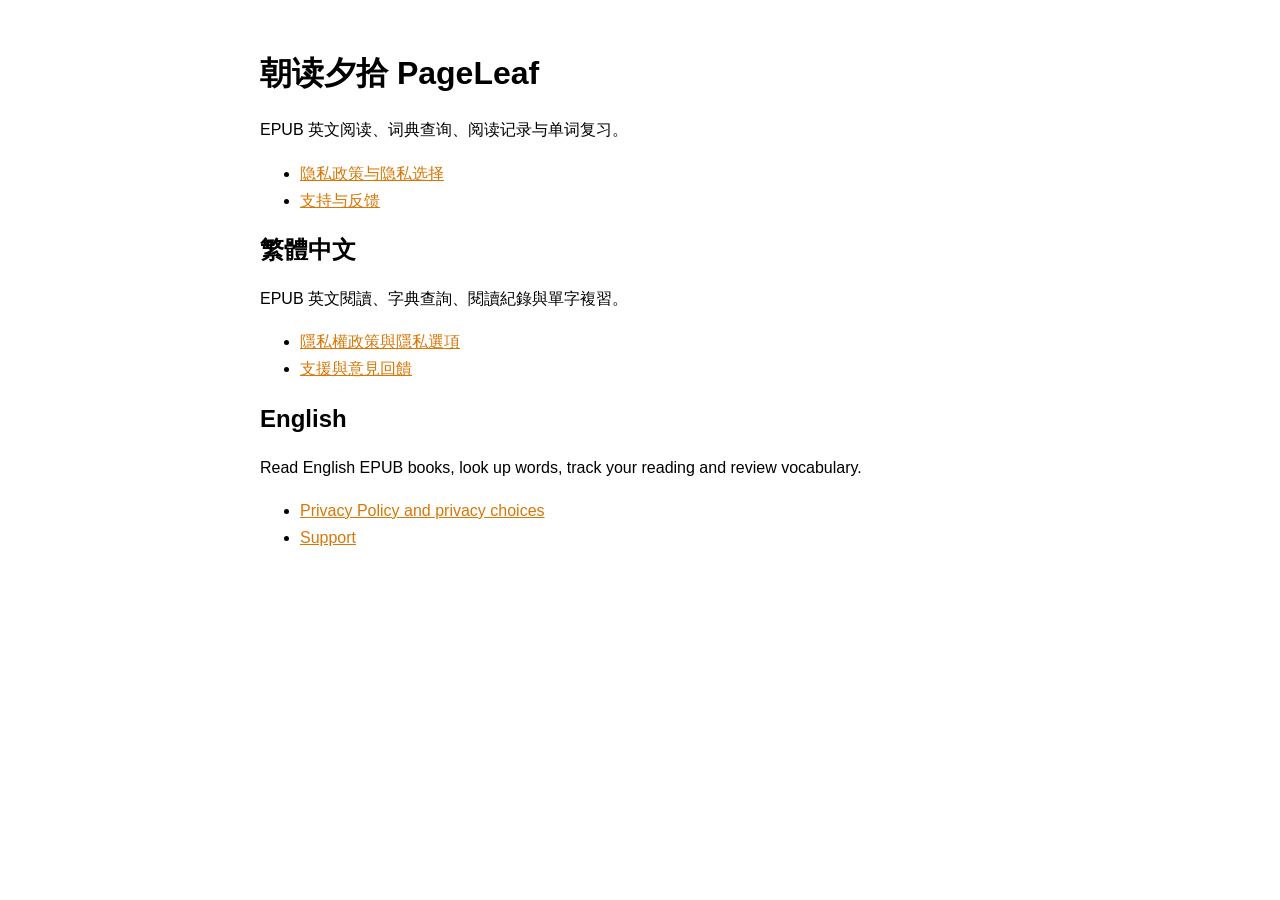
<file: index.html>
<!doctype html>
<html lang="zh-CN">
<head>
  <meta charset="utf-8">
  <meta name="viewport" content="width=device-width, initial-scale=1">
  <title>朝读夕拾 PageLeaf</title>
  <link rel="stylesheet" href="/assets/style.css">
</head>
<body>
  <h1>朝读夕拾 PageLeaf</h1>
  <p>EPUB 英文阅读、词典查询、阅读记录与单词复习。</p>
  <ul>
    <li><a href="/privacy/">隐私政策与隐私选择</a></li>
    <li><a href="/support/">支持与反馈</a></li>
  </ul>

  <h2 lang="zh-Hant">繁體中文</h2>
  <p lang="zh-Hant">EPUB 英文閱讀、字典查詢、閱讀紀錄與單字複習。</p>
  <ul lang="zh-Hant">
    <li><a href="/privacy/zh-hant/">隱私權政策與隱私選項</a></li>
    <li><a href="/support/zh-hant/">支援與意見回饋</a></li>
  </ul>

  <h2 lang="en">English</h2>
  <p lang="en">Read English EPUB books, look up words, track your reading and review vocabulary.</p>
  <ul lang="en">
    <li><a href="/privacy/en/">Privacy Policy and privacy choices</a></li>
    <li><a href="/support/en/">Support</a></li>
  </ul>
</body>
</html>
</file>
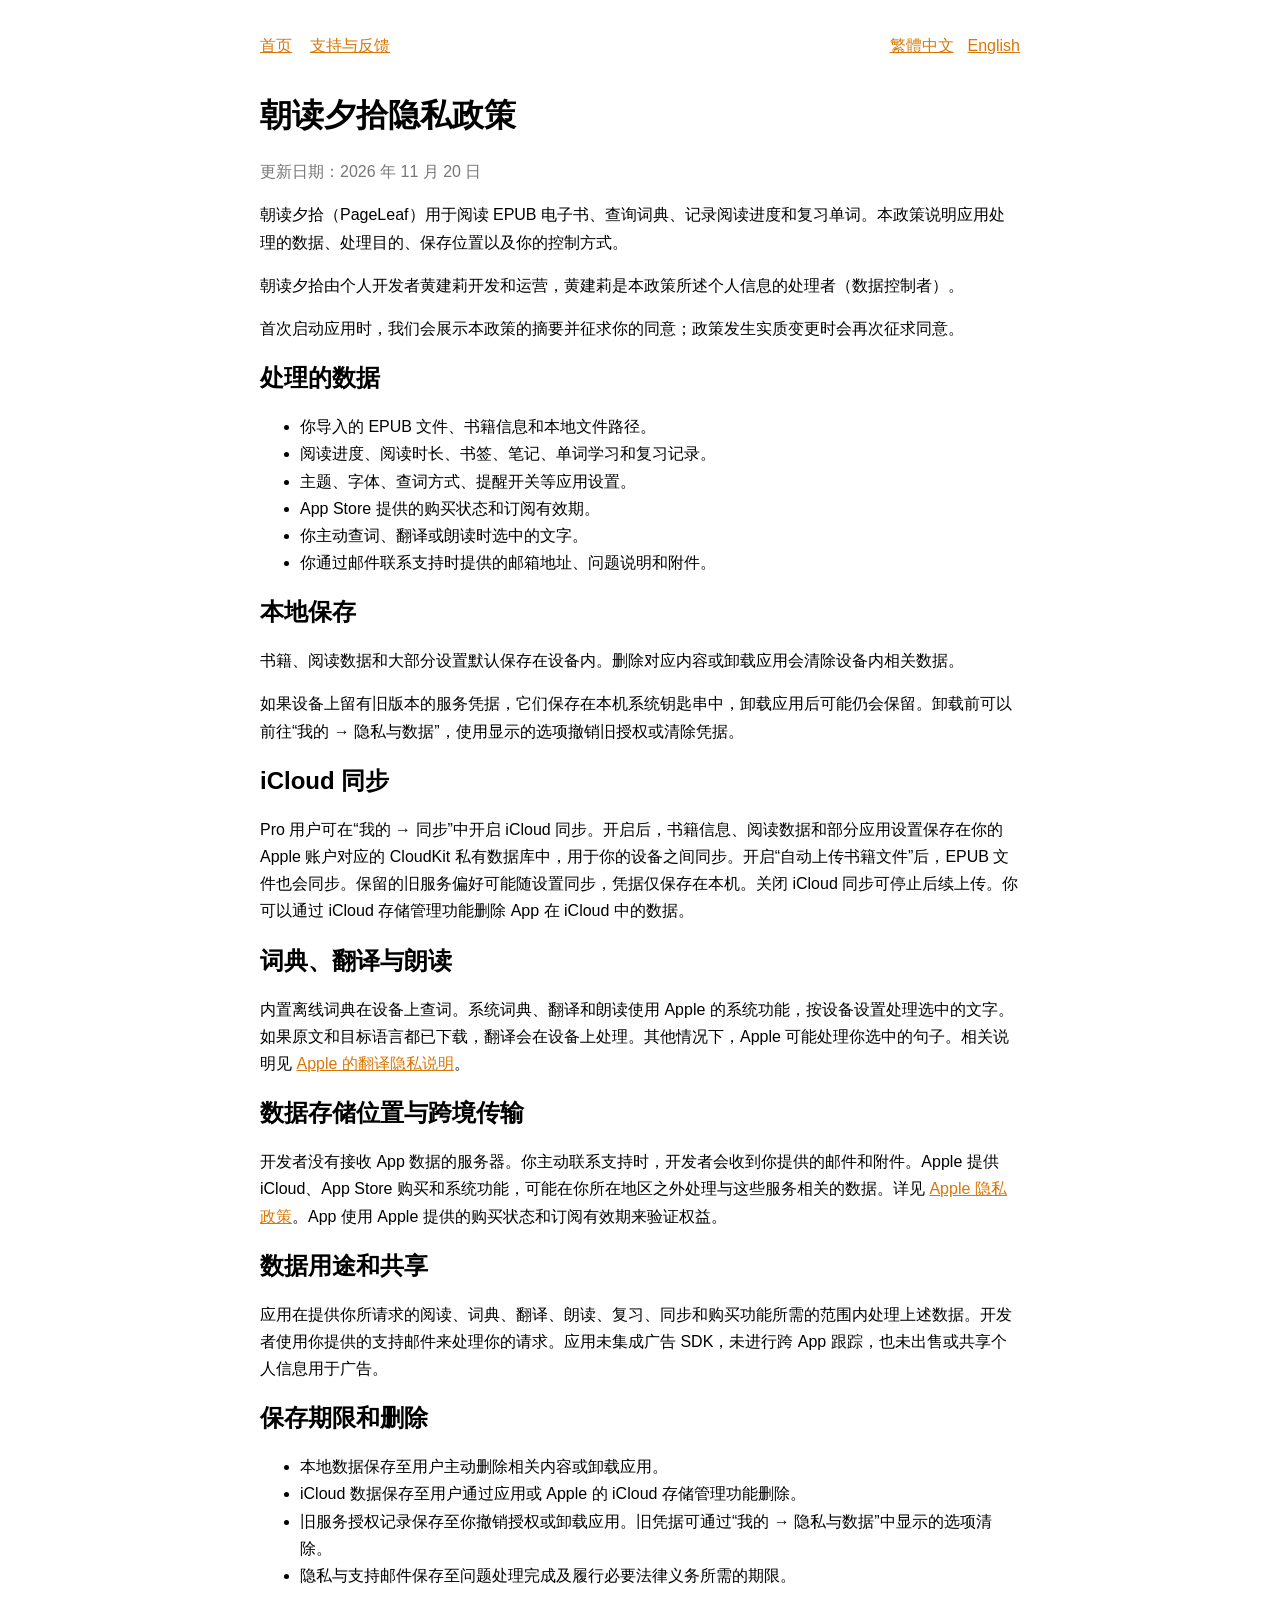
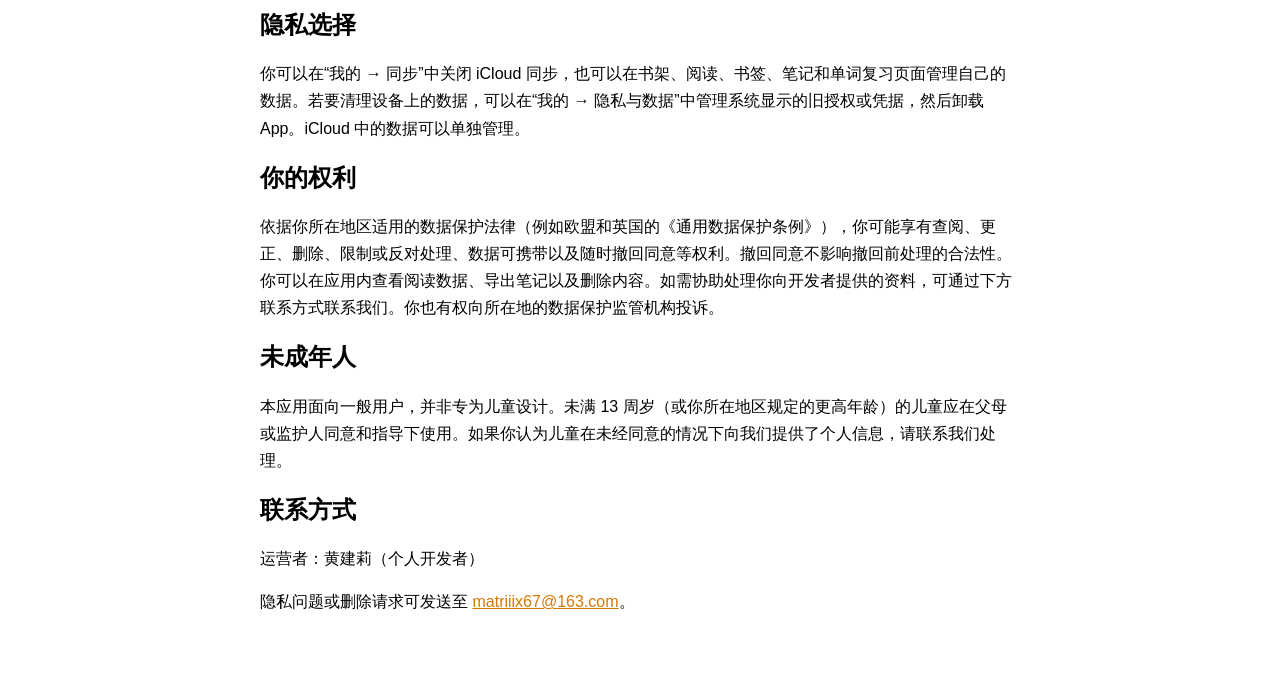
<file: privacy/index.html>
<!doctype html>
<html lang="zh-CN">
<head>
  <meta charset="utf-8">
  <meta name="viewport" content="width=device-width, initial-scale=1">
  <title>朝读夕拾隐私政策</title>
  <link rel="stylesheet" href="/assets/style.css">
</head>
<body>
  <nav><a href="/">首页</a><a href="/support/">支持与反馈</a><span class="lang"><a href="/privacy/zh-hant/">繁體中文</a><a href="/privacy/en/">English</a></span></nav>
  <h1>朝读夕拾隐私政策</h1>
  <p class="muted">更新日期：2026 年 11 月 20 日</p>
  <p>朝读夕拾（PageLeaf）用于阅读 EPUB 电子书、查询词典、记录阅读进度和复习单词。本政策说明应用处理的数据、处理目的、保存位置以及你的控制方式。</p>
  <p>朝读夕拾由个人开发者黄建莉开发和运营，黄建莉是本政策所述个人信息的处理者（数据控制者）。</p>
  <p>首次启动应用时，我们会展示本政策的摘要并征求你的同意；政策发生实质变更时会再次征求同意。</p>

  <h2>处理的数据</h2>
  <ul>
    <li>你导入的 EPUB 文件、书籍信息和本地文件路径。</li>
    <li>阅读进度、阅读时长、书签、笔记、单词学习和复习记录。</li>
    <li>主题、字体、查词方式、提醒开关等应用设置。</li>
    <li>App Store 提供的购买状态和订阅有效期。</li>
    <li>你主动查词、翻译或朗读时选中的文字。</li>
    <li>你通过邮件联系支持时提供的邮箱地址、问题说明和附件。</li>
  </ul>

  <h2>本地保存</h2>
  <p>书籍、阅读数据和大部分设置默认保存在设备内。删除对应内容或卸载应用会清除设备内相关数据。</p>
  <p>如果设备上留有旧版本的服务凭据，它们保存在本机系统钥匙串中，卸载应用后可能仍会保留。卸载前可以前往“我的 → 隐私与数据”，使用显示的选项撤销旧授权或清除凭据。</p>

  <h2>iCloud 同步</h2>
  <p>Pro 用户可在“我的 → 同步”中开启 iCloud 同步。开启后，书籍信息、阅读数据和部分应用设置保存在你的 Apple 账户对应的 CloudKit 私有数据库中，用于你的设备之间同步。开启“自动上传书籍文件”后，EPUB 文件也会同步。保留的旧服务偏好可能随设置同步，凭据仅保存在本机。关闭 iCloud 同步可停止后续上传。你可以通过 iCloud 存储管理功能删除 App 在 iCloud 中的数据。</p>

  <h2>词典、翻译与朗读</h2>
  <p>内置离线词典在设备上查词。系统词典、翻译和朗读使用 Apple 的系统功能，按设备设置处理选中的文字。如果原文和目标语言都已下载，翻译会在设备上处理。其他情况下，Apple 可能处理你选中的句子。相关说明见 <a href="https://www.apple.com/legal/privacy/data/en/translation/">Apple 的翻译隐私说明</a>。</p>

  <h2>数据存储位置与跨境传输</h2>
  <p>开发者没有接收 App 数据的服务器。你主动联系支持时，开发者会收到你提供的邮件和附件。Apple 提供 iCloud、App Store 购买和系统功能，可能在你所在地区之外处理与这些服务相关的数据。详见 <a href="https://www.apple.com.cn/legal/privacy/">Apple 隐私政策</a>。App 使用 Apple 提供的购买状态和订阅有效期来验证权益。</p>

  <h2>数据用途和共享</h2>
  <p>应用在提供你所请求的阅读、词典、翻译、朗读、复习、同步和购买功能所需的范围内处理上述数据。开发者使用你提供的支持邮件来处理你的请求。应用未集成广告 SDK，未进行跨 App 跟踪，也未出售或共享个人信息用于广告。</p>

  <h2>保存期限和删除</h2>
  <ul>
    <li>本地数据保存至用户主动删除相关内容或卸载应用。</li>
    <li>iCloud 数据保存至用户通过应用或 Apple 的 iCloud 存储管理功能删除。</li>
    <li>旧服务授权记录保存至你撤销授权或卸载应用。旧凭据可通过“我的 → 隐私与数据”中显示的选项清除。</li>
    <li>隐私与支持邮件保存至问题处理完成及履行必要法律义务所需的期限。</li>
  </ul>

  <h2 id="privacy-choices">隐私选择</h2>
  <p>你可以在“我的 → 同步”中关闭 iCloud 同步，也可以在书架、阅读、书签、笔记和单词复习页面管理自己的数据。若要清理设备上的数据，可以在“我的 → 隐私与数据”中管理系统显示的旧授权或凭据，然后卸载 App。iCloud 中的数据可以单独管理。</p>

  <h2>你的权利</h2>
  <p>依据你所在地区适用的数据保护法律（例如欧盟和英国的《通用数据保护条例》），你可能享有查阅、更正、删除、限制或反对处理、数据可携带以及随时撤回同意等权利。撤回同意不影响撤回前处理的合法性。你可以在应用内查看阅读数据、导出笔记以及删除内容。如需协助处理你向开发者提供的资料，可通过下方联系方式联系我们。你也有权向所在地的数据保护监管机构投诉。</p>

  <h2>未成年人</h2>
  <p>本应用面向一般用户，并非专为儿童设计。未满 13 周岁（或你所在地区规定的更高年龄）的儿童应在父母或监护人同意和指导下使用。如果你认为儿童在未经同意的情况下向我们提供了个人信息，请联系我们处理。</p>

  <h2>联系方式</h2>
  <p>运营者：黄建莉（个人开发者）</p>
  <p>隐私问题或删除请求可发送至 <a href="mailto:matriiix67@163.com">matriiix67@163.com</a>。</p>
</body>
</html>
</file>
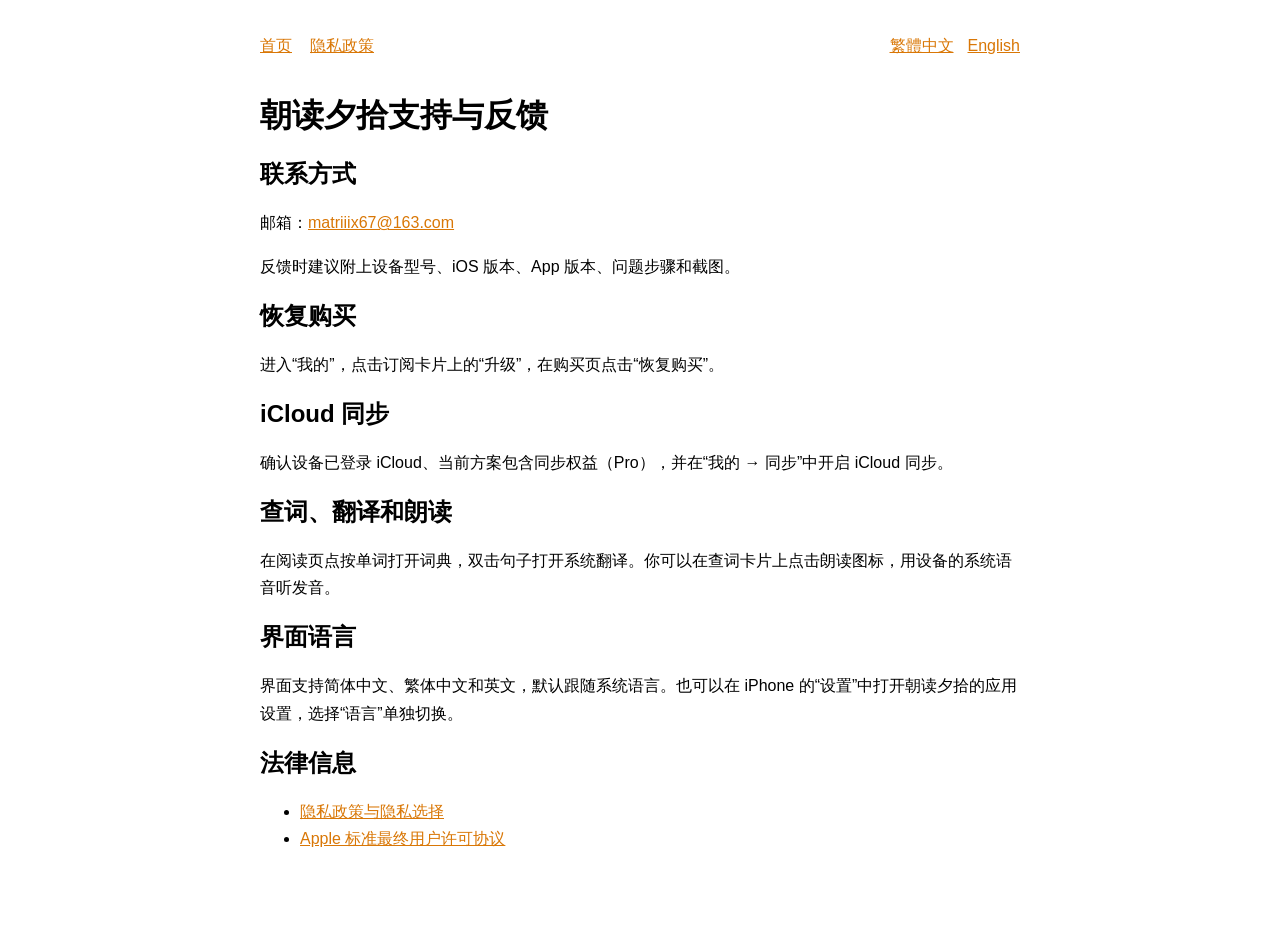
<file: support/index.html>
<!doctype html>
<html lang="zh-CN">
<head>
  <meta charset="utf-8">
  <meta name="viewport" content="width=device-width, initial-scale=1">
  <title>朝读夕拾支持与反馈</title>
  <link rel="stylesheet" href="/assets/style.css">
</head>
<body>
  <nav><a href="/">首页</a><a href="/privacy/">隐私政策</a><span class="lang"><a href="/support/zh-hant/">繁體中文</a><a href="/support/en/">English</a></span></nav>
  <h1>朝读夕拾支持与反馈</h1>

  <h2>联系方式</h2>
  <p>邮箱：<a href="mailto:matriiix67@163.com">matriiix67@163.com</a></p>
  <p>反馈时建议附上设备型号、iOS 版本、App 版本、问题步骤和截图。</p>

  <h2>恢复购买</h2>
  <p>进入“我的”，点击订阅卡片上的“升级”，在购买页点击“恢复购买”。</p>

  <h2>iCloud 同步</h2>
  <p>确认设备已登录 iCloud、当前方案包含同步权益（Pro），并在“我的 → 同步”中开启 iCloud 同步。</p>

  <h2>查词、翻译和朗读</h2>
  <p>在阅读页点按单词打开词典，双击句子打开系统翻译。你可以在查词卡片上点击朗读图标，用设备的系统语音听发音。</p>

  <h2>界面语言</h2>
  <p>界面支持简体中文、繁体中文和英文，默认跟随系统语言。也可以在 iPhone 的“设置”中打开朝读夕拾的应用设置，选择“语言”单独切换。</p>

  <h2>法律信息</h2>
  <ul>
    <li><a href="/privacy/">隐私政策与隐私选择</a></li>
    <li><a href="https://www.apple.com/legal/internet-services/itunes/dev/stdeula/">Apple 标准最终用户许可协议</a></li>
  </ul>
</body>
</html>
</file>
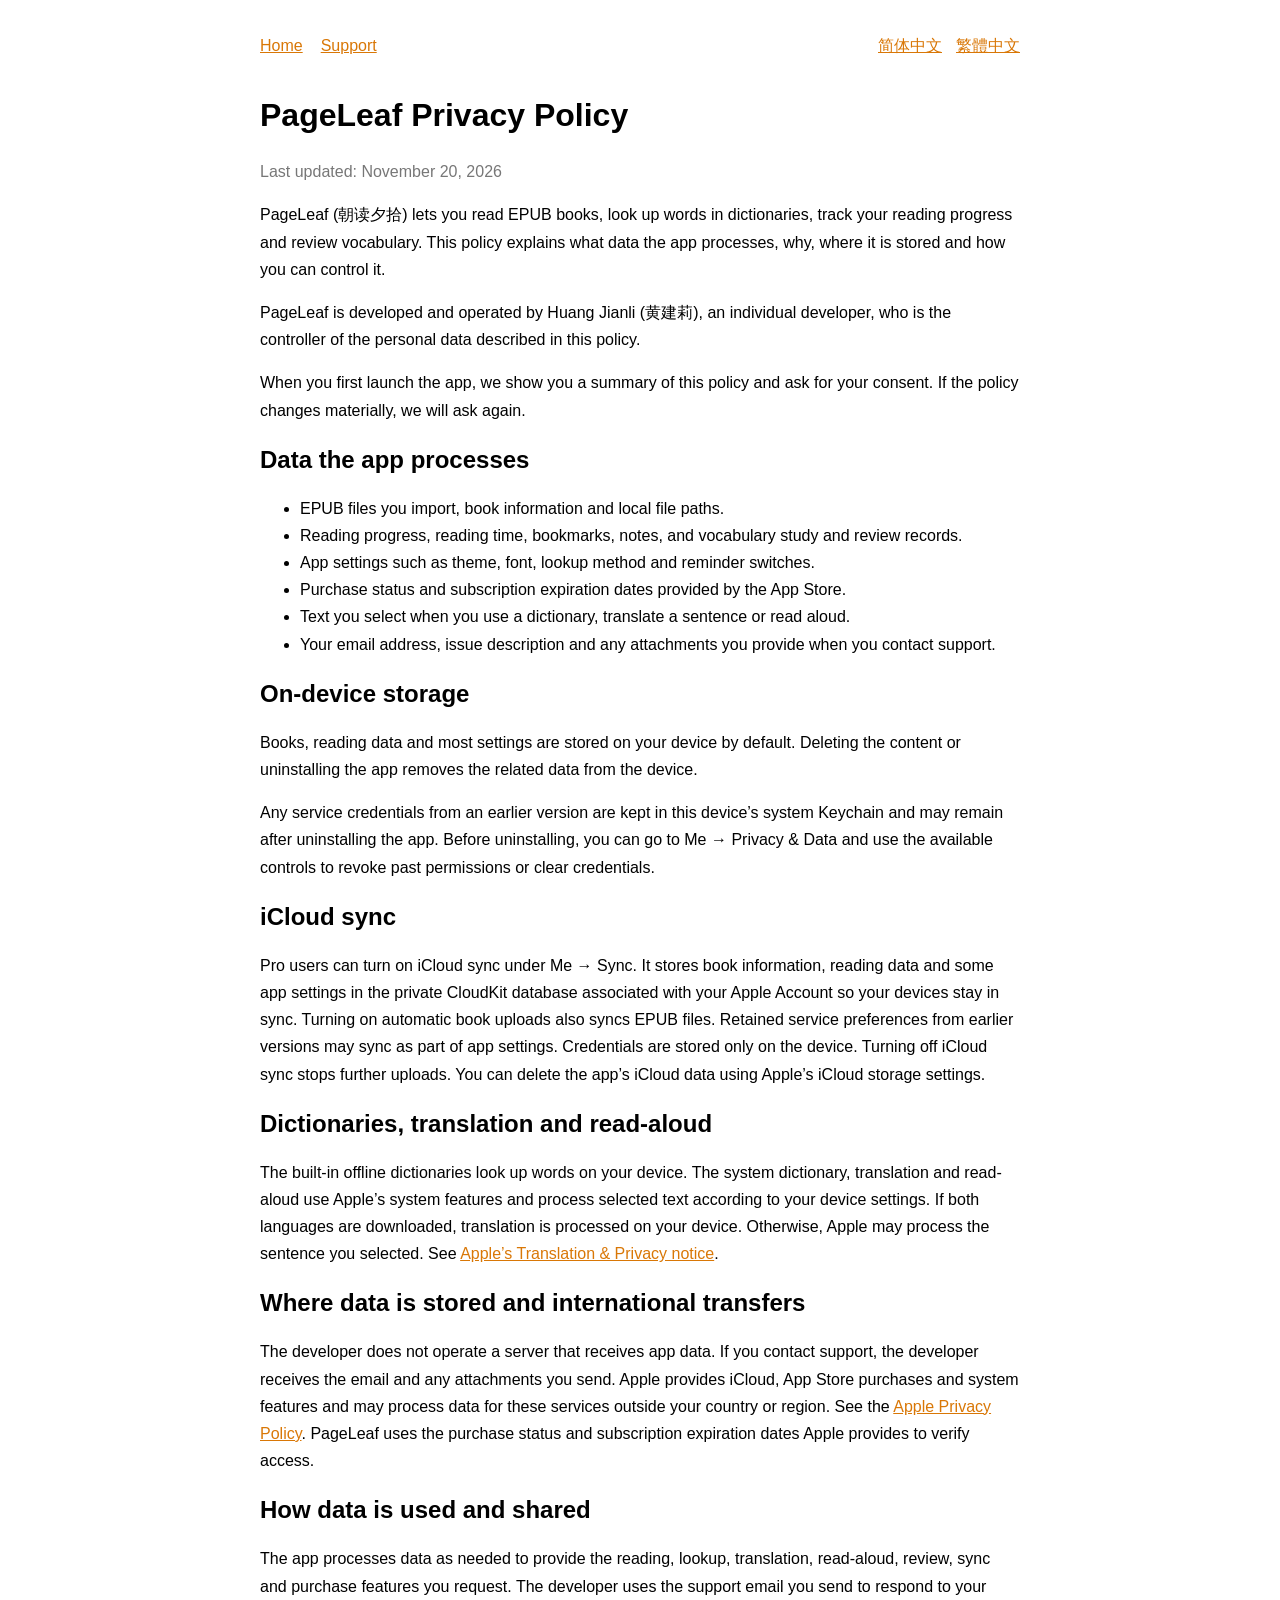
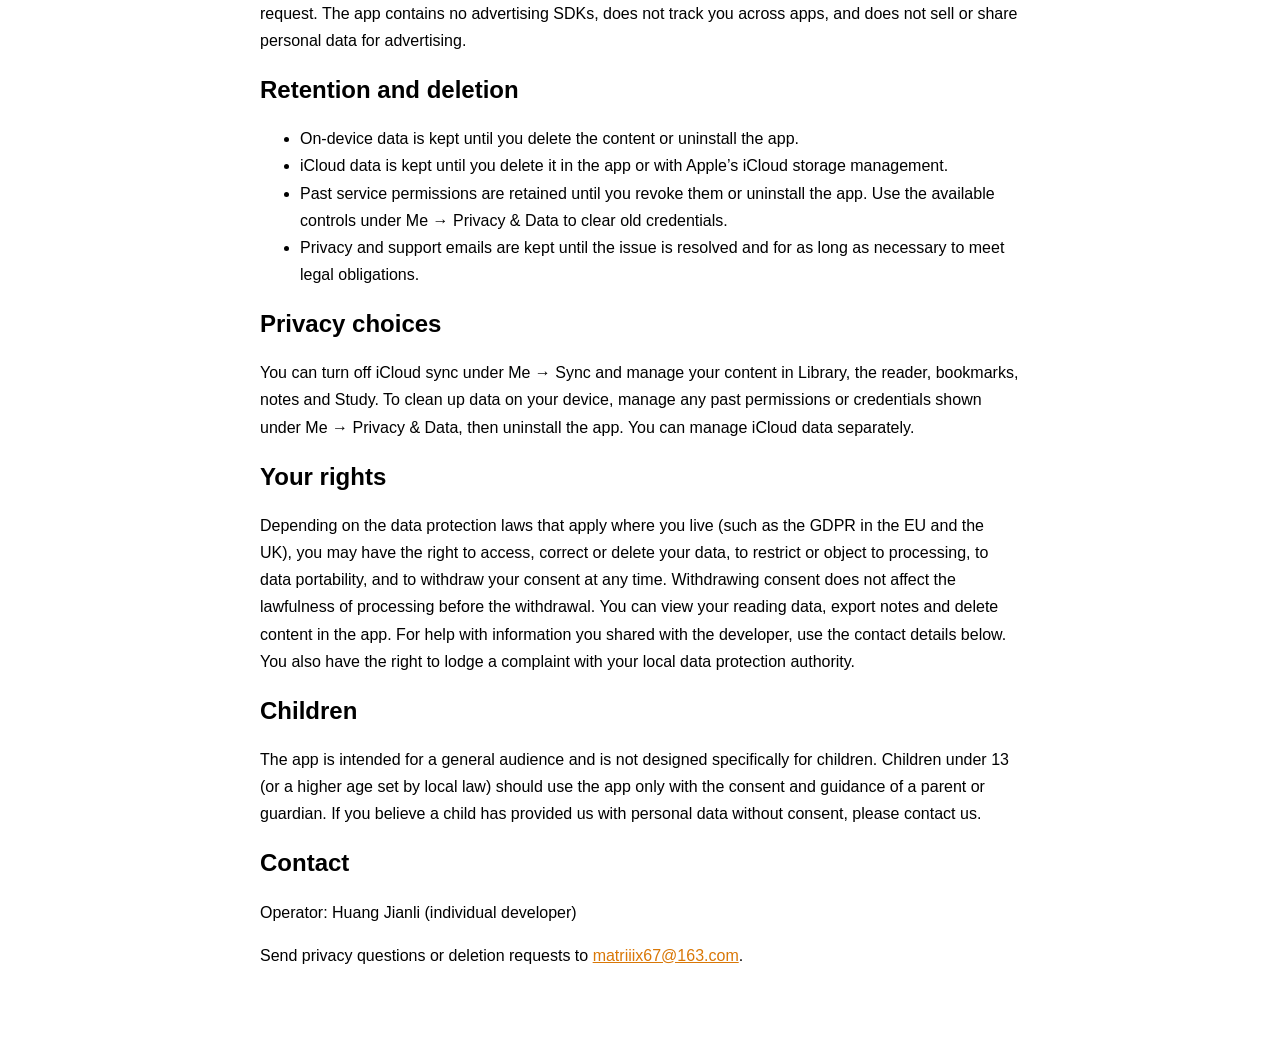
<file: privacy/en/index.html>
<!doctype html>
<html lang="en">
<head>
  <meta charset="utf-8">
  <meta name="viewport" content="width=device-width, initial-scale=1">
  <title>PageLeaf Privacy Policy</title>
  <link rel="stylesheet" href="/assets/style.css">
</head>
<body>
  <nav><a href="/">Home</a><a href="/support/en/">Support</a><span class="lang"><a href="/privacy/">简体中文</a><a href="/privacy/zh-hant/">繁體中文</a></span></nav>
  <h1>PageLeaf Privacy Policy</h1>
  <p class="muted">Last updated: November 20, 2026</p>
  <p>PageLeaf (朝读夕拾) lets you read EPUB books, look up words in dictionaries, track your reading progress and review vocabulary. This policy explains what data the app processes, why, where it is stored and how you can control it.</p>
  <p>PageLeaf is developed and operated by Huang Jianli (黄建莉), an individual developer, who is the controller of the personal data described in this policy.</p>
  <p>When you first launch the app, we show you a summary of this policy and ask for your consent. If the policy changes materially, we will ask again.</p>

  <h2>Data the app processes</h2>
  <ul>
    <li>EPUB files you import, book information and local file paths.</li>
    <li>Reading progress, reading time, bookmarks, notes, and vocabulary study and review records.</li>
    <li>App settings such as theme, font, lookup method and reminder switches.</li>
    <li>Purchase status and subscription expiration dates provided by the App Store.</li>
    <li>Text you select when you use a dictionary, translate a sentence or read aloud.</li>
    <li>Your email address, issue description and any attachments you provide when you contact support.</li>
  </ul>

  <h2>On-device storage</h2>
  <p>Books, reading data and most settings are stored on your device by default. Deleting the content or uninstalling the app removes the related data from the device.</p>
  <p>Any service credentials from an earlier version are kept in this device’s system Keychain and may remain after uninstalling the app. Before uninstalling, you can go to Me → Privacy &amp; Data and use the available controls to revoke past permissions or clear credentials.</p>

  <h2>iCloud sync</h2>
  <p>Pro users can turn on iCloud sync under Me → Sync. It stores book information, reading data and some app settings in the private CloudKit database associated with your Apple Account so your devices stay in sync. Turning on automatic book uploads also syncs EPUB files. Retained service preferences from earlier versions may sync as part of app settings. Credentials are stored only on the device. Turning off iCloud sync stops further uploads. You can delete the app’s iCloud data using Apple’s iCloud storage settings.</p>

  <h2>Dictionaries, translation and read-aloud</h2>
  <p>The built-in offline dictionaries look up words on your device. The system dictionary, translation and read-aloud use Apple’s system features and process selected text according to your device settings. If both languages are downloaded, translation is processed on your device. Otherwise, Apple may process the sentence you selected. See <a href="https://www.apple.com/legal/privacy/data/en/translation/">Apple’s Translation &amp; Privacy notice</a>.</p>

  <h2>Where data is stored and international transfers</h2>
  <p>The developer does not operate a server that receives app data. If you contact support, the developer receives the email and any attachments you send. Apple provides iCloud, App Store purchases and system features and may process data for these services outside your country or region. See the <a href="https://www.apple.com/legal/privacy/en-ww/">Apple Privacy Policy</a>. PageLeaf uses the purchase status and subscription expiration dates Apple provides to verify access.</p>

  <h2>How data is used and shared</h2>
  <p>The app processes data as needed to provide the reading, lookup, translation, read-aloud, review, sync and purchase features you request. The developer uses the support email you send to respond to your request. The app contains no advertising SDKs, does not track you across apps, and does not sell or share personal data for advertising.</p>

  <h2>Retention and deletion</h2>
  <ul>
    <li>On-device data is kept until you delete the content or uninstall the app.</li>
    <li>iCloud data is kept until you delete it in the app or with Apple’s iCloud storage management.</li>
    <li>Past service permissions are retained until you revoke them or uninstall the app. Use the available controls under Me → Privacy &amp; Data to clear old credentials.</li>
    <li>Privacy and support emails are kept until the issue is resolved and for as long as necessary to meet legal obligations.</li>
  </ul>

  <h2 id="privacy-choices">Privacy choices</h2>
  <p>You can turn off iCloud sync under Me → Sync and manage your content in Library, the reader, bookmarks, notes and Study. To clean up data on your device, manage any past permissions or credentials shown under Me → Privacy &amp; Data, then uninstall the app. You can manage iCloud data separately.</p>

  <h2>Your rights</h2>
  <p>Depending on the data protection laws that apply where you live (such as the GDPR in the EU and the UK), you may have the right to access, correct or delete your data, to restrict or object to processing, to data portability, and to withdraw your consent at any time. Withdrawing consent does not affect the lawfulness of processing before the withdrawal. You can view your reading data, export notes and delete content in the app. For help with information you shared with the developer, use the contact details below. You also have the right to lodge a complaint with your local data protection authority.</p>

  <h2>Children</h2>
  <p>The app is intended for a general audience and is not designed specifically for children. Children under 13 (or a higher age set by local law) should use the app only with the consent and guidance of a parent or guardian. If you believe a child has provided us with personal data without consent, please contact us.</p>

  <h2>Contact</h2>
  <p>Operator: Huang Jianli (individual developer)</p>
  <p>Send privacy questions or deletion requests to <a href="mailto:matriiix67@163.com">matriiix67@163.com</a>.</p>
</body>
</html>
</file>
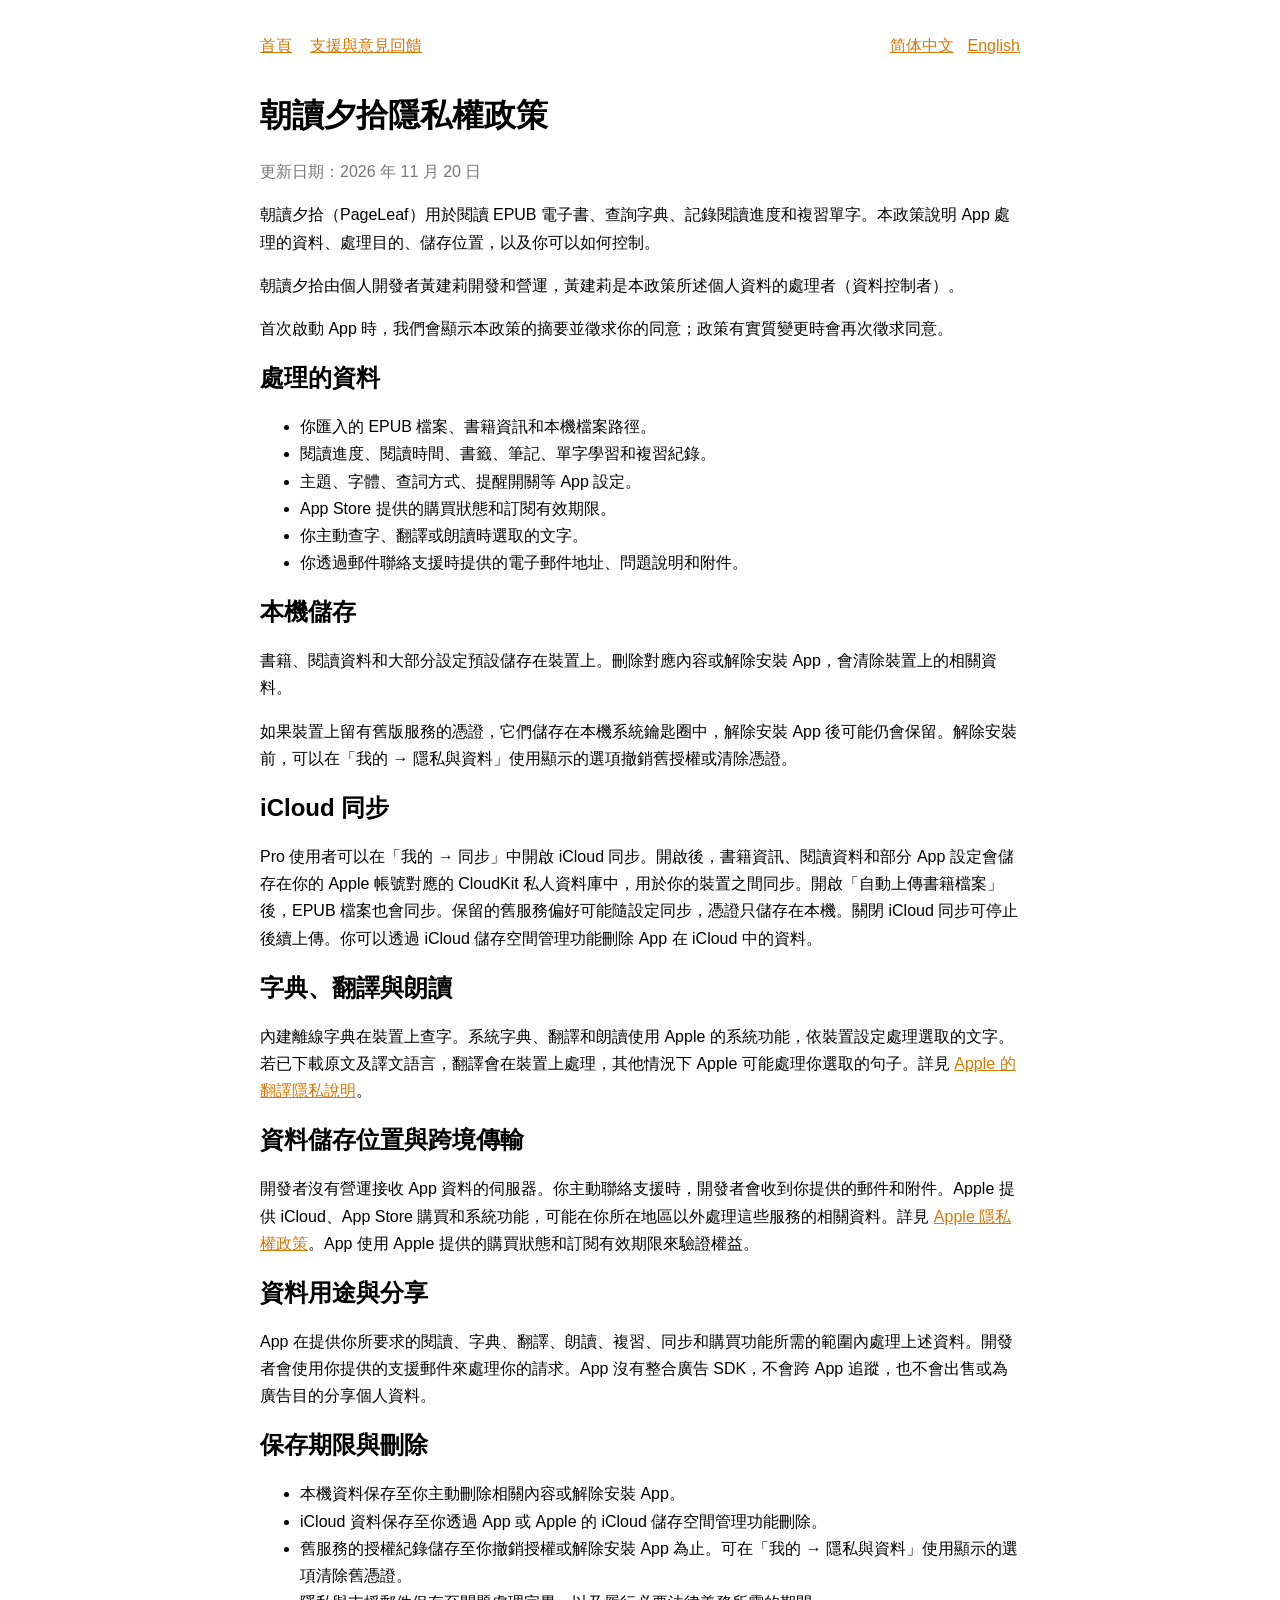
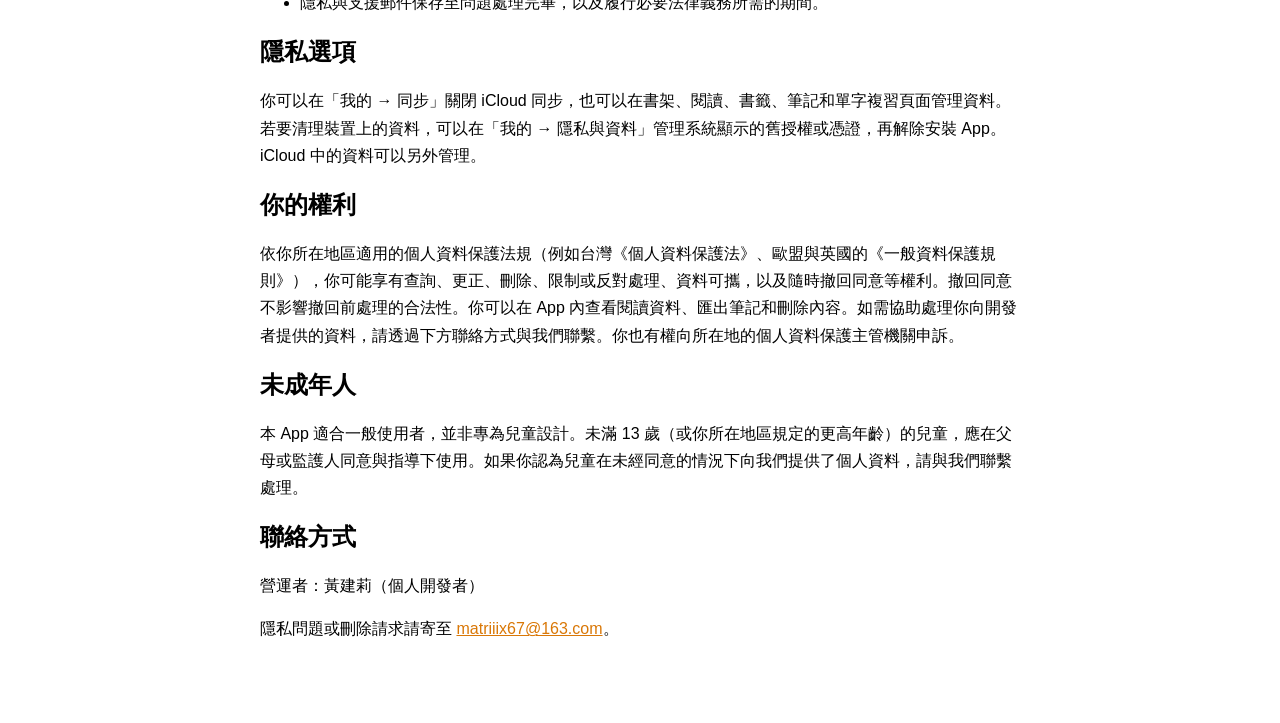
<file: privacy/zh-hant/index.html>
<!doctype html>
<html lang="zh-Hant">
<head>
  <meta charset="utf-8">
  <meta name="viewport" content="width=device-width, initial-scale=1">
  <title>朝讀夕拾隱私權政策</title>
  <link rel="stylesheet" href="/assets/style.css">
</head>
<body>
  <nav><a href="/">首頁</a><a href="/support/zh-hant/">支援與意見回饋</a><span class="lang"><a href="/privacy/">简体中文</a><a href="/privacy/en/">English</a></span></nav>
  <h1>朝讀夕拾隱私權政策</h1>
  <p class="muted">更新日期：2026 年 11 月 20 日</p>
  <p>朝讀夕拾（PageLeaf）用於閱讀 EPUB 電子書、查詢字典、記錄閱讀進度和複習單字。本政策說明 App 處理的資料、處理目的、儲存位置，以及你可以如何控制。</p>
  <p>朝讀夕拾由個人開發者黃建莉開發和營運，黃建莉是本政策所述個人資料的處理者（資料控制者）。</p>
  <p>首次啟動 App 時，我們會顯示本政策的摘要並徵求你的同意；政策有實質變更時會再次徵求同意。</p>

  <h2>處理的資料</h2>
  <ul>
    <li>你匯入的 EPUB 檔案、書籍資訊和本機檔案路徑。</li>
    <li>閱讀進度、閱讀時間、書籤、筆記、單字學習和複習紀錄。</li>
    <li>主題、字體、查詞方式、提醒開關等 App 設定。</li>
    <li>App Store 提供的購買狀態和訂閱有效期限。</li>
    <li>你主動查字、翻譯或朗讀時選取的文字。</li>
    <li>你透過郵件聯絡支援時提供的電子郵件地址、問題說明和附件。</li>
  </ul>

  <h2>本機儲存</h2>
  <p>書籍、閱讀資料和大部分設定預設儲存在裝置上。刪除對應內容或解除安裝 App，會清除裝置上的相關資料。</p>
  <p>如果裝置上留有舊版服務的憑證，它們儲存在本機系統鑰匙圈中，解除安裝 App 後可能仍會保留。解除安裝前，可以在「我的 → 隱私與資料」使用顯示的選項撤銷舊授權或清除憑證。</p>

  <h2>iCloud 同步</h2>
  <p>Pro 使用者可以在「我的 → 同步」中開啟 iCloud 同步。開啟後，書籍資訊、閱讀資料和部分 App 設定會儲存在你的 Apple 帳號對應的 CloudKit 私人資料庫中，用於你的裝置之間同步。開啟「自動上傳書籍檔案」後，EPUB 檔案也會同步。保留的舊服務偏好可能隨設定同步，憑證只儲存在本機。關閉 iCloud 同步可停止後續上傳。你可以透過 iCloud 儲存空間管理功能刪除 App 在 iCloud 中的資料。</p>

  <h2>字典、翻譯與朗讀</h2>
  <p>內建離線字典在裝置上查字。系統字典、翻譯和朗讀使用 Apple 的系統功能，依裝置設定處理選取的文字。若已下載原文及譯文語言，翻譯會在裝置上處理，其他情況下 Apple 可能處理你選取的句子。詳見 <a href="https://www.apple.com/legal/privacy/data/en/translation/">Apple 的翻譯隱私說明</a>。</p>

  <h2>資料儲存位置與跨境傳輸</h2>
  <p>開發者沒有營運接收 App 資料的伺服器。你主動聯絡支援時，開發者會收到你提供的郵件和附件。Apple 提供 iCloud、App Store 購買和系統功能，可能在你所在地區以外處理這些服務的相關資料。詳見 <a href="https://www.apple.com/tw/legal/privacy/">Apple 隱私權政策</a>。App 使用 Apple 提供的購買狀態和訂閱有效期限來驗證權益。</p>

  <h2>資料用途與分享</h2>
  <p>App 在提供你所要求的閱讀、字典、翻譯、朗讀、複習、同步和購買功能所需的範圍內處理上述資料。開發者會使用你提供的支援郵件來處理你的請求。App 沒有整合廣告 SDK，不會跨 App 追蹤，也不會出售或為廣告目的分享個人資料。</p>

  <h2>保存期限與刪除</h2>
  <ul>
    <li>本機資料保存至你主動刪除相關內容或解除安裝 App。</li>
    <li>iCloud 資料保存至你透過 App 或 Apple 的 iCloud 儲存空間管理功能刪除。</li>
    <li>舊服務的授權紀錄儲存至你撤銷授權或解除安裝 App 為止。可在「我的 → 隱私與資料」使用顯示的選項清除舊憑證。</li>
    <li>隱私與支援郵件保存至問題處理完畢，以及履行必要法律義務所需的期間。</li>
  </ul>

  <h2 id="privacy-choices">隱私選項</h2>
  <p>你可以在「我的 → 同步」關閉 iCloud 同步，也可以在書架、閱讀、書籤、筆記和單字複習頁面管理資料。若要清理裝置上的資料，可以在「我的 → 隱私與資料」管理系統顯示的舊授權或憑證，再解除安裝 App。iCloud 中的資料可以另外管理。</p>

  <h2>你的權利</h2>
  <p>依你所在地區適用的個人資料保護法規（例如台灣《個人資料保護法》、歐盟與英國的《一般資料保護規則》），你可能享有查詢、更正、刪除、限制或反對處理、資料可攜，以及隨時撤回同意等權利。撤回同意不影響撤回前處理的合法性。你可以在 App 內查看閱讀資料、匯出筆記和刪除內容。如需協助處理你向開發者提供的資料，請透過下方聯絡方式與我們聯繫。你也有權向所在地的個人資料保護主管機關申訴。</p>

  <h2>未成年人</h2>
  <p>本 App 適合一般使用者，並非專為兒童設計。未滿 13 歲（或你所在地區規定的更高年齡）的兒童，應在父母或監護人同意與指導下使用。如果你認為兒童在未經同意的情況下向我們提供了個人資料，請與我們聯繫處理。</p>

  <h2>聯絡方式</h2>
  <p>營運者：黃建莉（個人開發者）</p>
  <p>隱私問題或刪除請求請寄至 <a href="mailto:matriiix67@163.com">matriiix67@163.com</a>。</p>
</body>
</html>
</file>
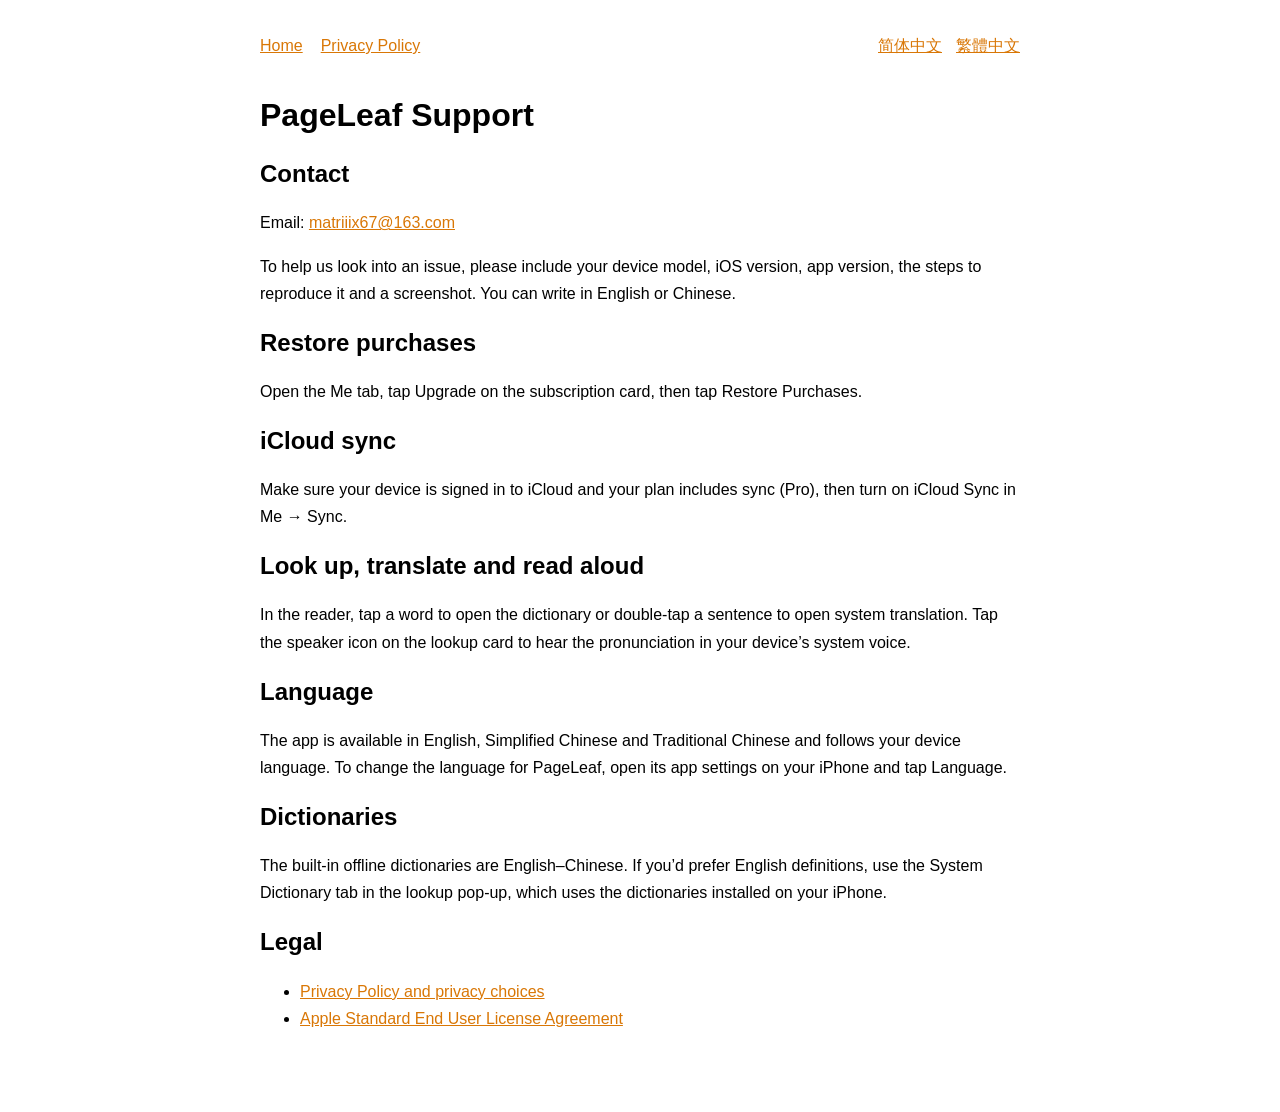
<file: support/en/index.html>
<!doctype html>
<html lang="en">
<head>
  <meta charset="utf-8">
  <meta name="viewport" content="width=device-width, initial-scale=1">
  <title>PageLeaf Support</title>
  <link rel="stylesheet" href="/assets/style.css">
</head>
<body>
  <nav><a href="/">Home</a><a href="/privacy/en/">Privacy Policy</a><span class="lang"><a href="/support/">简体中文</a><a href="/support/zh-hant/">繁體中文</a></span></nav>
  <h1>PageLeaf Support</h1>

  <h2>Contact</h2>
  <p>Email: <a href="mailto:matriiix67@163.com">matriiix67@163.com</a></p>
  <p>To help us look into an issue, please include your device model, iOS version, app version, the steps to reproduce it and a screenshot. You can write in English or Chinese.</p>

  <h2>Restore purchases</h2>
  <p>Open the Me tab, tap Upgrade on the subscription card, then tap Restore Purchases.</p>

  <h2>iCloud sync</h2>
  <p>Make sure your device is signed in to iCloud and your plan includes sync (Pro), then turn on iCloud Sync in Me → Sync.</p>

  <h2>Look up, translate and read aloud</h2>
  <p>In the reader, tap a word to open the dictionary or double-tap a sentence to open system translation. Tap the speaker icon on the lookup card to hear the pronunciation in your device’s system voice.</p>

  <h2>Language</h2>
  <p>The app is available in English, Simplified Chinese and Traditional Chinese and follows your device language. To change the language for PageLeaf, open its app settings on your iPhone and tap Language.</p>

  <h2>Dictionaries</h2>
  <p>The built-in offline dictionaries are English–Chinese. If you’d prefer English definitions, use the System Dictionary tab in the lookup pop-up, which uses the dictionaries installed on your iPhone.</p>

  <h2>Legal</h2>
  <ul>
    <li><a href="/privacy/en/">Privacy Policy and privacy choices</a></li>
    <li><a href="https://www.apple.com/legal/internet-services/itunes/dev/stdeula/">Apple Standard End User License Agreement</a></li>
  </ul>
</body>
</html>
</file>
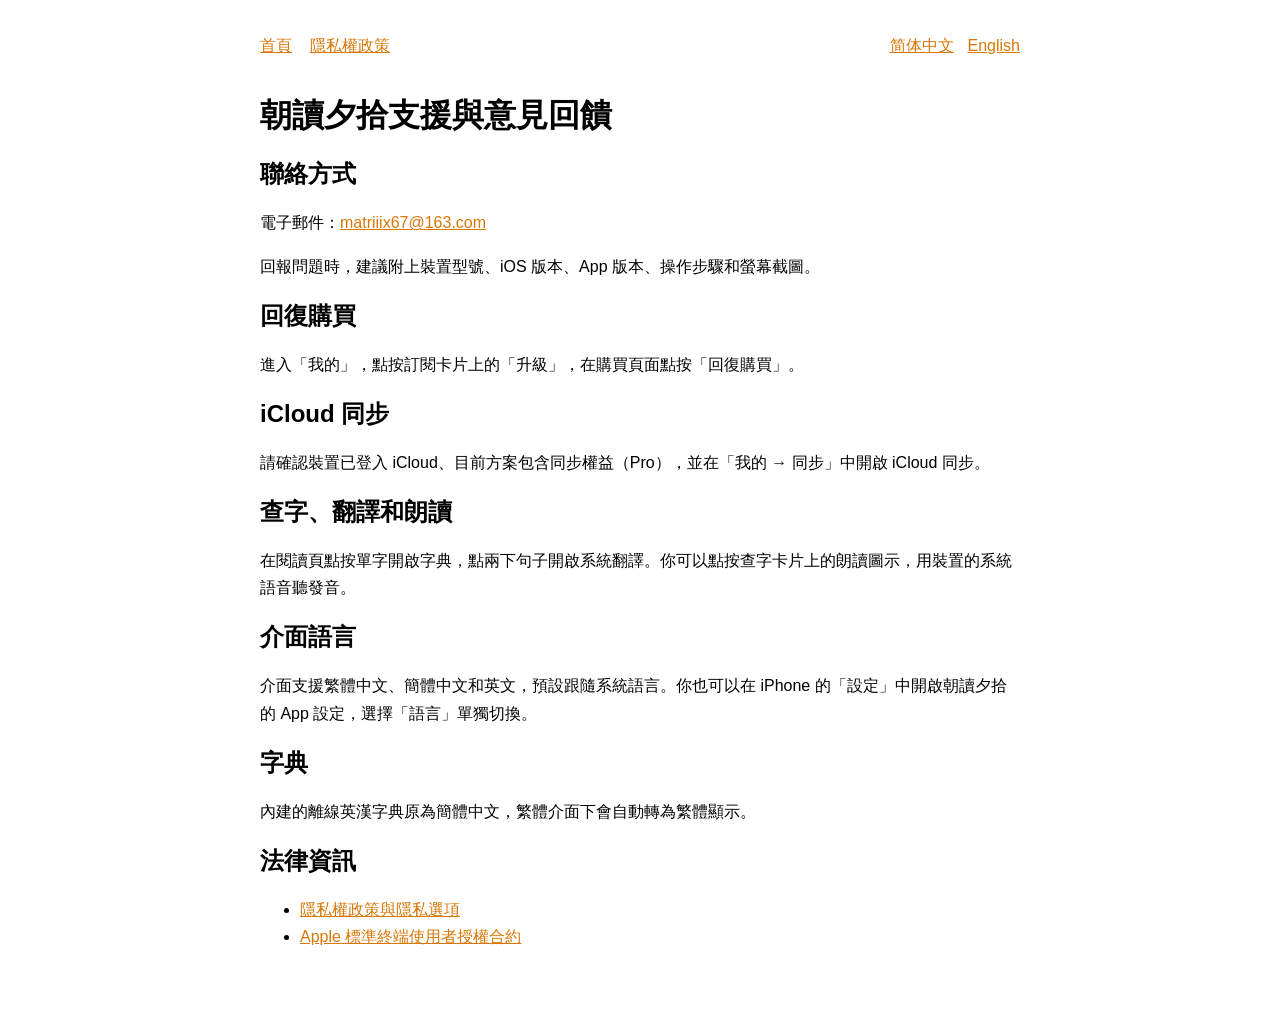
<file: support/zh-hant/index.html>
<!doctype html>
<html lang="zh-Hant">
<head>
  <meta charset="utf-8">
  <meta name="viewport" content="width=device-width, initial-scale=1">
  <title>朝讀夕拾支援與意見回饋</title>
  <link rel="stylesheet" href="/assets/style.css">
</head>
<body>
  <nav><a href="/">首頁</a><a href="/privacy/zh-hant/">隱私權政策</a><span class="lang"><a href="/support/">简体中文</a><a href="/support/en/">English</a></span></nav>
  <h1>朝讀夕拾支援與意見回饋</h1>

  <h2>聯絡方式</h2>
  <p>電子郵件：<a href="mailto:matriiix67@163.com">matriiix67@163.com</a></p>
  <p>回報問題時，建議附上裝置型號、iOS 版本、App 版本、操作步驟和螢幕截圖。</p>

  <h2>回復購買</h2>
  <p>進入「我的」，點按訂閱卡片上的「升級」，在購買頁面點按「回復購買」。</p>

  <h2>iCloud 同步</h2>
  <p>請確認裝置已登入 iCloud、目前方案包含同步權益（Pro），並在「我的 → 同步」中開啟 iCloud 同步。</p>

  <h2>查字、翻譯和朗讀</h2>
  <p>在閱讀頁點按單字開啟字典，點兩下句子開啟系統翻譯。你可以點按查字卡片上的朗讀圖示，用裝置的系統語音聽發音。</p>

  <h2>介面語言</h2>
  <p>介面支援繁體中文、簡體中文和英文，預設跟隨系統語言。你也可以在 iPhone 的「設定」中開啟朝讀夕拾的 App 設定，選擇「語言」單獨切換。</p>

  <h2>字典</h2>
  <p>內建的離線英漢字典原為簡體中文，繁體介面下會自動轉為繁體顯示。</p>

  <h2>法律資訊</h2>
  <ul>
    <li><a href="/privacy/zh-hant/">隱私權政策與隱私選項</a></li>
    <li><a href="https://www.apple.com/legal/internet-services/itunes/dev/stdeula/">Apple 標準終端使用者授權合約</a></li>
  </ul>
</body>
</html>
</file>
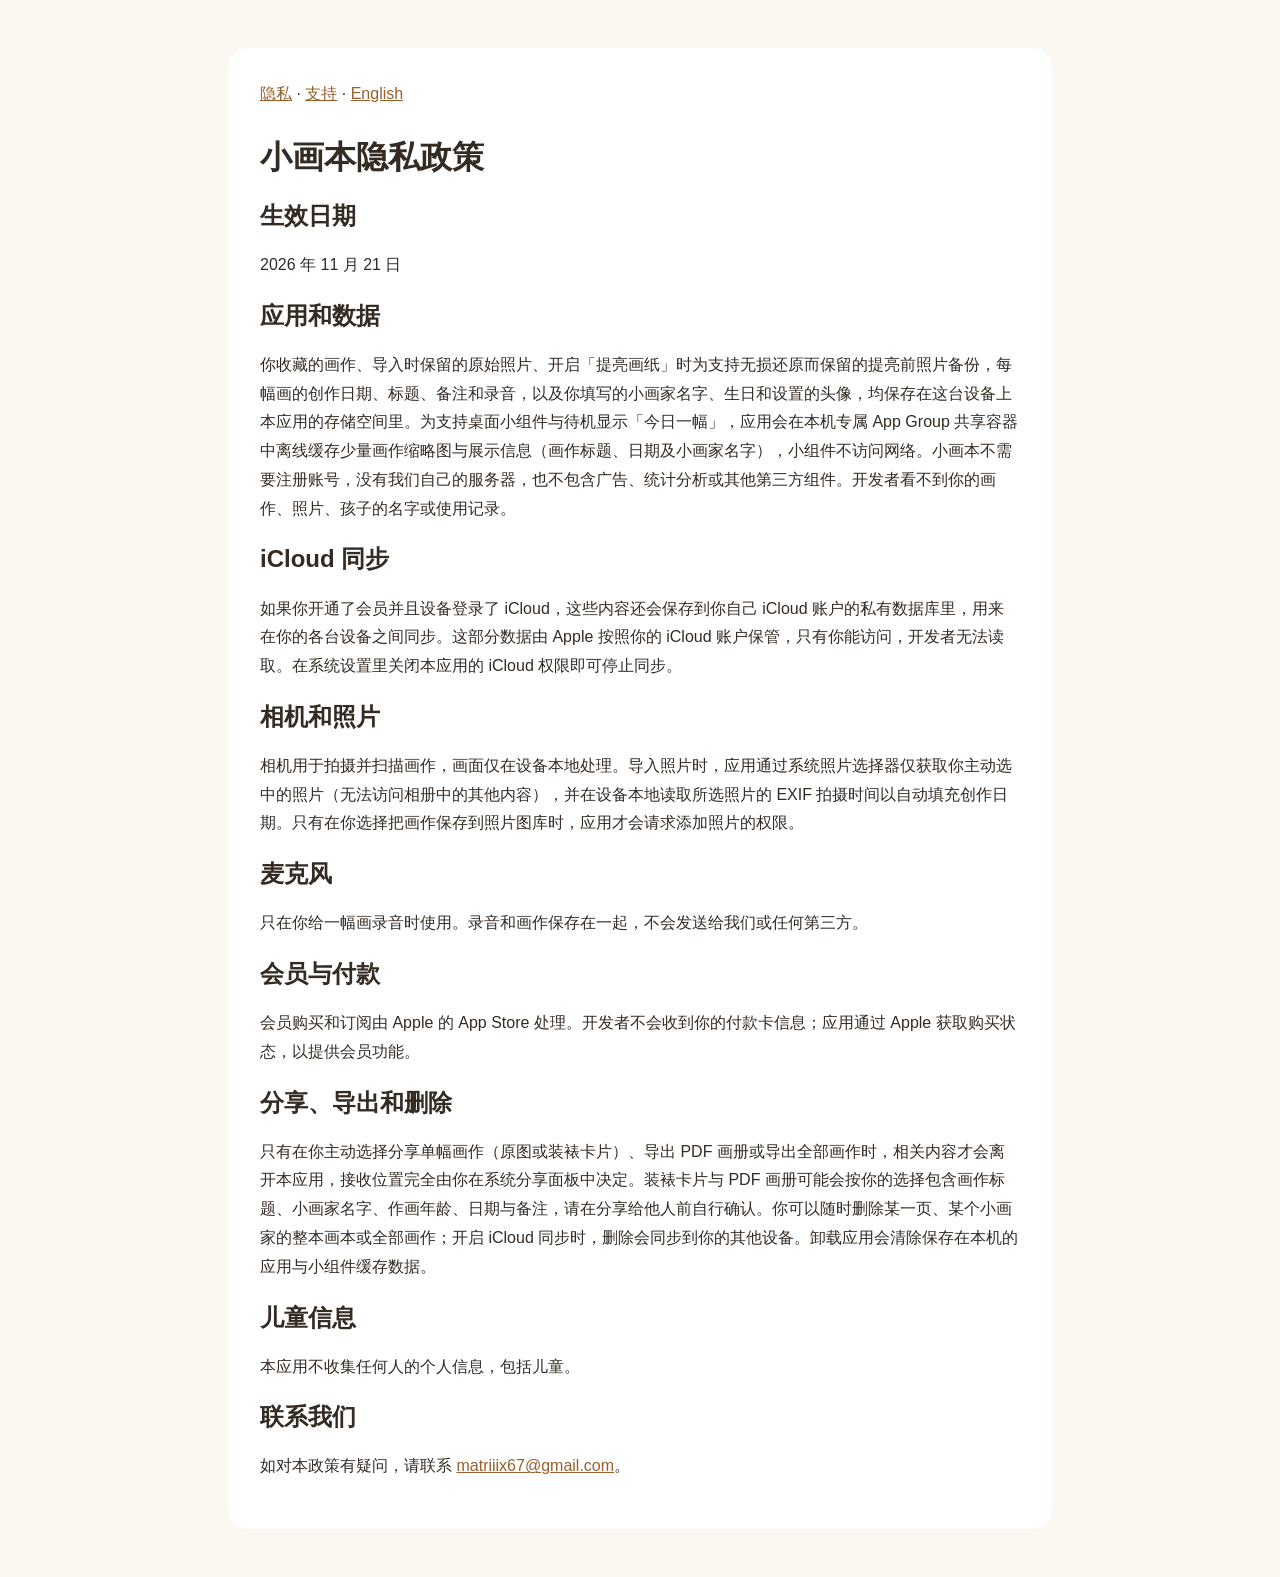
<file: xiaohuaben/privacy/index.html>
<!doctype html><html lang="zh-Hans"><head><meta charset="utf-8"><meta name="viewport" content="width=device-width, initial-scale=1"><title>隐私政策 — 小画本 (Little Artbook)</title><style>body{font-family:-apple-system,BlinkMacSystemFont,sans-serif;background:#fbf8f1;color:#342b23;line-height:1.8;margin:0}main{max-width:760px;margin:48px auto;padding:32px;background:white;border-radius:20px}a{color:#98602d}h1,h2{line-height:1.3}nav{margin-bottom:28px}p{margin:1em 0}@media(max-width:600px){main{margin:0;padding:24px;border-radius:0}}</style></head><body><main><nav><a href="/xiaohuaben/privacy/">隐私</a> · <a href="/xiaohuaben/support/">支持</a> · <a href="/xiaohuaben/privacy/en/">English</a></nav><h1>小画本隐私政策</h1><section><h2>生效日期</h2><p>2026 年 11 月 21 日</p></section><section><h2>应用和数据</h2><p>你收藏的画作、导入时保留的原始照片、开启「提亮画纸」时为支持无损还原而保留的提亮前照片备份，每幅画的创作日期、标题、备注和录音，以及你填写的小画家名字、生日和设置的头像，均保存在这台设备上本应用的存储空间里。为支持桌面小组件与待机显示「今日一幅」，应用会在本机专属 App Group 共享容器中离线缓存少量画作缩略图与展示信息（画作标题、日期及小画家名字），小组件不访问网络。小画本不需要注册账号，没有我们自己的服务器，也不包含广告、统计分析或其他第三方组件。开发者看不到你的画作、照片、孩子的名字或使用记录。</p></section><section><h2>iCloud 同步</h2><p>如果你开通了会员并且设备登录了 iCloud，这些内容还会保存到你自己 iCloud 账户的私有数据库里，用来在你的各台设备之间同步。这部分数据由 Apple 按照你的 iCloud 账户保管，只有你能访问，开发者无法读取。在系统设置里关闭本应用的 iCloud 权限即可停止同步。</p></section><section><h2>相机和照片</h2><p>相机用于拍摄并扫描画作，画面仅在设备本地处理。导入照片时，应用通过系统照片选择器仅获取你主动选中的照片（无法访问相册中的其他内容），并在设备本地读取所选照片的 EXIF 拍摄时间以自动填充创作日期。只有在你选择把画作保存到照片图库时，应用才会请求添加照片的权限。</p></section><section><h2>麦克风</h2><p>只在你给一幅画录音时使用。录音和画作保存在一起，不会发送给我们或任何第三方。</p></section><section><h2>会员与付款</h2><p>会员购买和订阅由 Apple 的 App Store 处理。开发者不会收到你的付款卡信息；应用通过 Apple 获取购买状态，以提供会员功能。</p></section><section><h2>分享、导出和删除</h2><p>只有在你主动选择分享单幅画作（原图或装裱卡片）、导出 PDF 画册或导出全部画作时，相关内容才会离开本应用，接收位置完全由你在系统分享面板中决定。装裱卡片与 PDF 画册可能会按你的选择包含画作标题、小画家名字、作画年龄、日期与备注，请在分享给他人前自行确认。你可以随时删除某一页、某个小画家的整本画本或全部画作；开启 iCloud 同步时，删除会同步到你的其他设备。卸载应用会清除保存在本机的应用与小组件缓存数据。</p></section><section><h2>儿童信息</h2><p>本应用不收集任何人的个人信息，包括儿童。</p></section><section><h2>联系我们</h2><p>如对本政策有疑问，请联系 <a href="mailto:matriiix67@gmail.com">matriiix67@gmail.com</a>。</p></section></main></body></html>
</file>
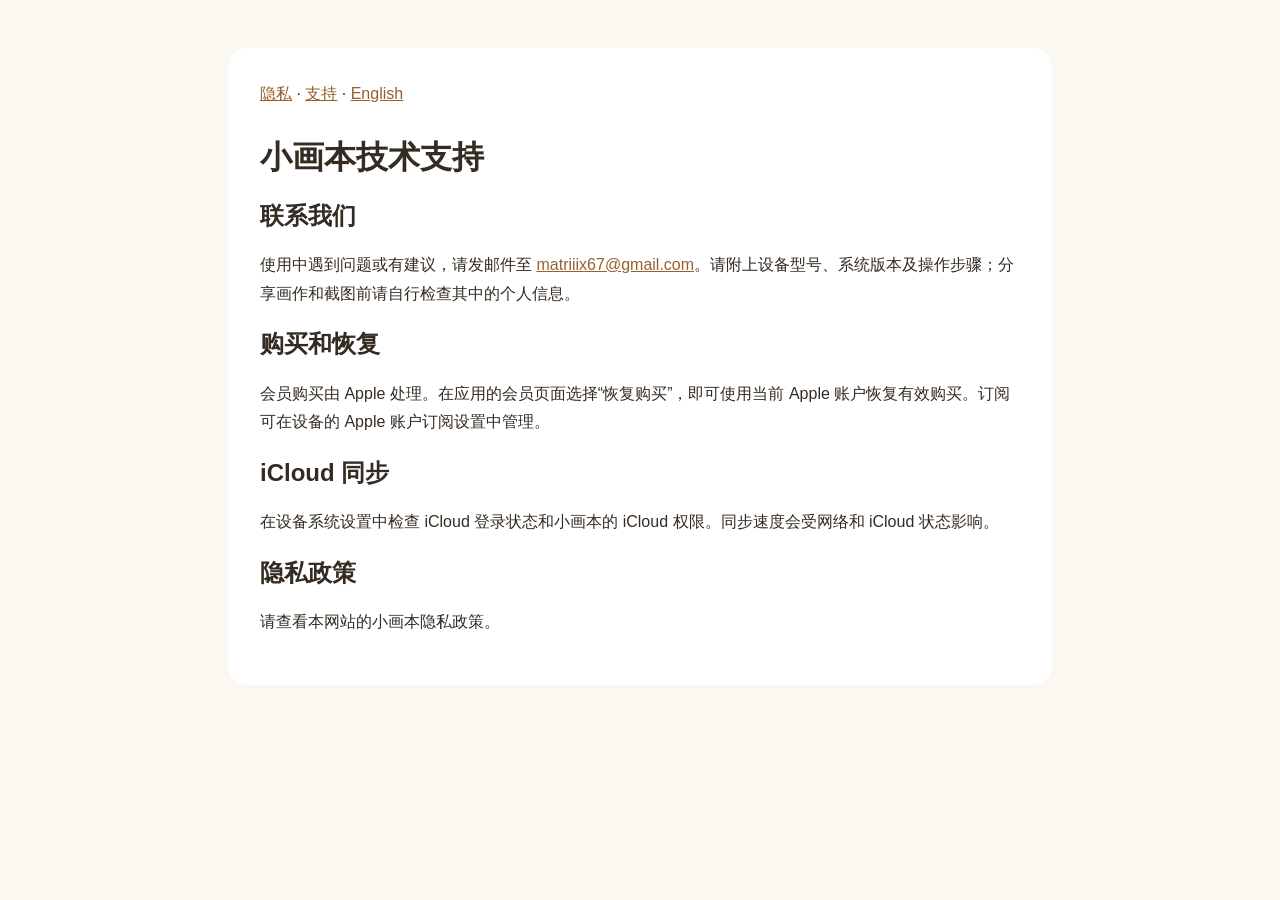
<file: xiaohuaben/support/index.html>
<!doctype html><html lang="zh-Hans"><head><meta charset="utf-8"><meta name="viewport" content="width=device-width, initial-scale=1"><title>技术支持 — 小画本 (Little Artbook)</title><style>body{font-family:-apple-system,BlinkMacSystemFont,sans-serif;background:#fbf8f1;color:#342b23;line-height:1.8;margin:0}main{max-width:760px;margin:48px auto;padding:32px;background:white;border-radius:20px}a{color:#98602d}h1,h2{line-height:1.3}nav{margin-bottom:28px}p{margin:1em 0}@media(max-width:600px){main{margin:0;padding:24px;border-radius:0}}</style></head><body><main><nav><a href="/xiaohuaben/privacy/">隐私</a> · <a href="/xiaohuaben/support/">支持</a> · <a href="/xiaohuaben/support/en/">English</a></nav><h1>小画本技术支持</h1><section><h2>联系我们</h2><p>使用中遇到问题或有建议，请发邮件至 <a href="mailto:matriiix67@gmail.com">matriiix67@gmail.com</a>。请附上设备型号、系统版本及操作步骤；分享画作和截图前请自行检查其中的个人信息。</p></section><section><h2>购买和恢复</h2><p>会员购买由 Apple 处理。在应用的会员页面选择“恢复购买”，即可使用当前 Apple 账户恢复有效购买。订阅可在设备的 Apple 账户订阅设置中管理。</p></section><section><h2>iCloud 同步</h2><p>在设备系统设置中检查 iCloud 登录状态和小画本的 iCloud 权限。同步速度会受网络和 iCloud 状态影响。</p></section><section><h2>隐私政策</h2><p>请查看本网站的小画本隐私政策。</p></section></main></body></html>
</file>
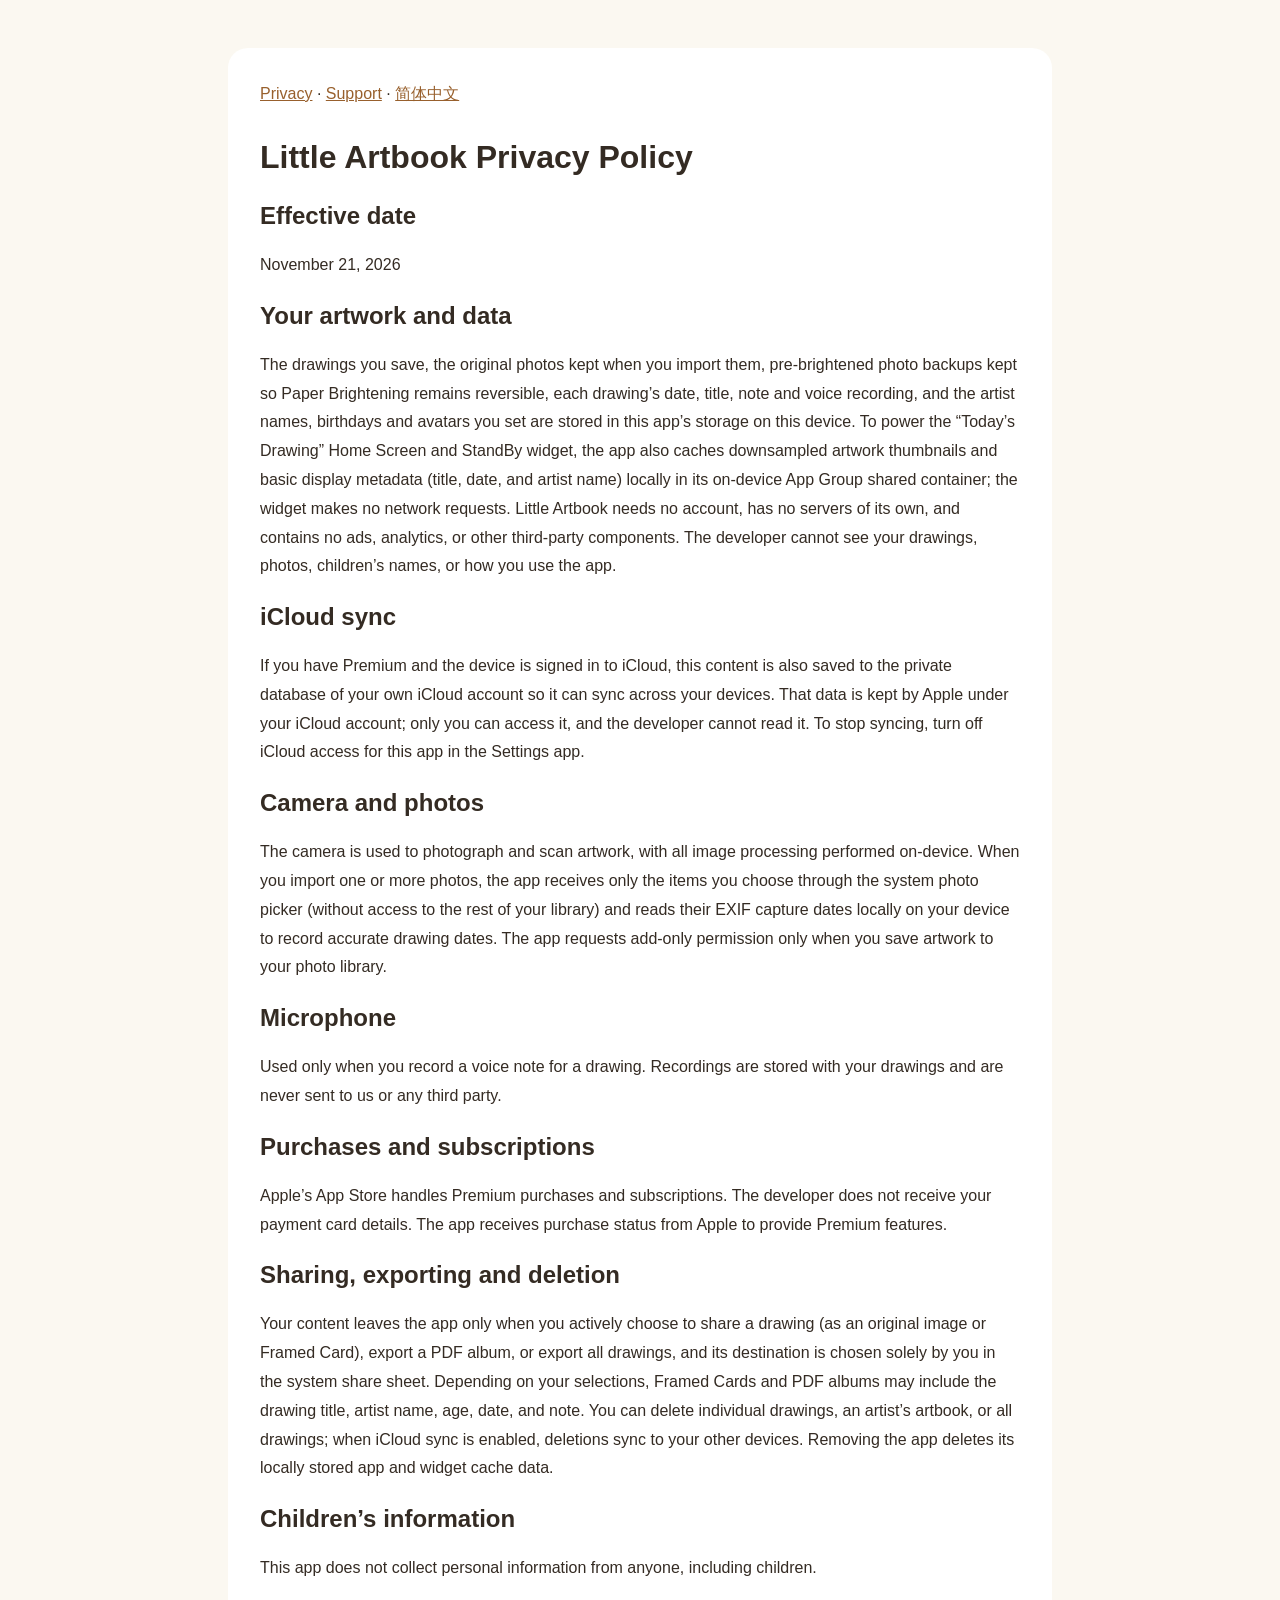
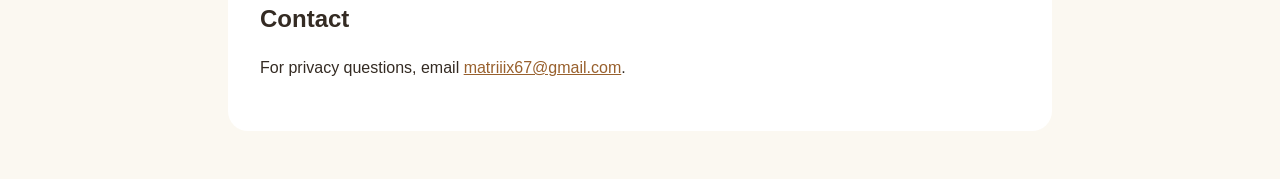
<file: xiaohuaben/privacy/en/index.html>
<!doctype html><html lang="en"><head><meta charset="utf-8"><meta name="viewport" content="width=device-width, initial-scale=1"><title>Privacy Policy — Little Artbook</title><style>body{font-family:-apple-system,BlinkMacSystemFont,sans-serif;background:#fbf8f1;color:#342b23;line-height:1.8;margin:0}main{max-width:760px;margin:48px auto;padding:32px;background:white;border-radius:20px}a{color:#98602d}h1,h2{line-height:1.3}nav{margin-bottom:28px}p{margin:1em 0}@media(max-width:600px){main{margin:0;padding:24px;border-radius:0}}</style></head><body><main><nav><a href="/xiaohuaben/privacy/en/">Privacy</a> · <a href="/xiaohuaben/support/en/">Support</a> · <a href="/xiaohuaben/privacy/">简体中文</a></nav><h1>Little Artbook Privacy Policy</h1><section><h2>Effective date</h2><p>November 21, 2026</p></section><section><h2>Your artwork and data</h2><p>The drawings you save, the original photos kept when you import them, pre-brightened photo backups kept so Paper Brightening remains reversible, each drawing’s date, title, note and voice recording, and the artist names, birthdays and avatars you set are stored in this app’s storage on this device. To power the “Today’s Drawing” Home Screen and StandBy widget, the app also caches downsampled artwork thumbnails and basic display metadata (title, date, and artist name) locally in its on-device App Group shared container; the widget makes no network requests. Little Artbook needs no account, has no servers of its own, and contains no ads, analytics, or other third-party components. The developer cannot see your drawings, photos, children’s names, or how you use the app.</p></section><section><h2>iCloud sync</h2><p>If you have Premium and the device is signed in to iCloud, this content is also saved to the private database of your own iCloud account so it can sync across your devices. That data is kept by Apple under your iCloud account; only you can access it, and the developer cannot read it. To stop syncing, turn off iCloud access for this app in the Settings app.</p></section><section><h2>Camera and photos</h2><p>The camera is used to photograph and scan artwork, with all image processing performed on-device. When you import one or more photos, the app receives only the items you choose through the system photo picker (without access to the rest of your library) and reads their EXIF capture dates locally on your device to record accurate drawing dates. The app requests add-only permission only when you save artwork to your photo library.</p></section><section><h2>Microphone</h2><p>Used only when you record a voice note for a drawing. Recordings are stored with your drawings and are never sent to us or any third party.</p></section><section><h2>Purchases and subscriptions</h2><p>Apple’s App Store handles Premium purchases and subscriptions. The developer does not receive your payment card details. The app receives purchase status from Apple to provide Premium features.</p></section><section><h2>Sharing, exporting and deletion</h2><p>Your content leaves the app only when you actively choose to share a drawing (as an original image or Framed Card), export a PDF album, or export all drawings, and its destination is chosen solely by you in the system share sheet. Depending on your selections, Framed Cards and PDF albums may include the drawing title, artist name, age, date, and note. You can delete individual drawings, an artist’s artbook, or all drawings; when iCloud sync is enabled, deletions sync to your other devices. Removing the app deletes its locally stored app and widget cache data.</p></section><section><h2>Children’s information</h2><p>This app does not collect personal information from anyone, including children.</p></section><section><h2>Contact</h2><p>For privacy questions, email <a href="mailto:matriiix67@gmail.com">matriiix67@gmail.com</a>.</p></section></main></body></html>
</file>
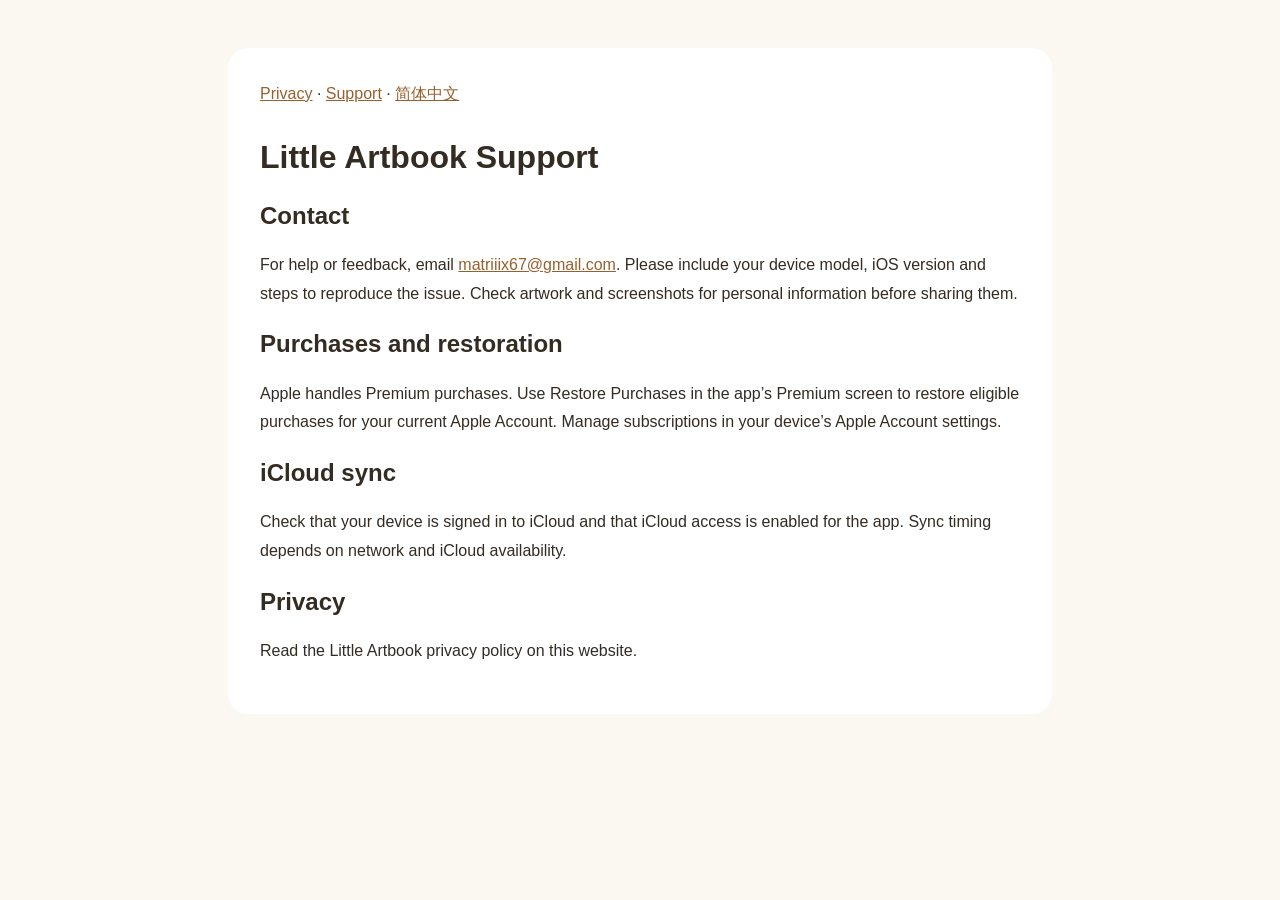
<file: xiaohuaben/support/en/index.html>
<!doctype html><html lang="en"><head><meta charset="utf-8"><meta name="viewport" content="width=device-width, initial-scale=1"><title>Support — Little Artbook</title><style>body{font-family:-apple-system,BlinkMacSystemFont,sans-serif;background:#fbf8f1;color:#342b23;line-height:1.8;margin:0}main{max-width:760px;margin:48px auto;padding:32px;background:white;border-radius:20px}a{color:#98602d}h1,h2{line-height:1.3}nav{margin-bottom:28px}p{margin:1em 0}@media(max-width:600px){main{margin:0;padding:24px;border-radius:0}}</style></head><body><main><nav><a href="/xiaohuaben/privacy/en/">Privacy</a> · <a href="/xiaohuaben/support/en/">Support</a> · <a href="/xiaohuaben/support/">简体中文</a></nav><h1>Little Artbook Support</h1><section><h2>Contact</h2><p>For help or feedback, email <a href="mailto:matriiix67@gmail.com">matriiix67@gmail.com</a>. Please include your device model, iOS version and steps to reproduce the issue. Check artwork and screenshots for personal information before sharing them.</p></section><section><h2>Purchases and restoration</h2><p>Apple handles Premium purchases. Use Restore Purchases in the app’s Premium screen to restore eligible purchases for your current Apple Account. Manage subscriptions in your device’s Apple Account settings.</p></section><section><h2>iCloud sync</h2><p>Check that your device is signed in to iCloud and that iCloud access is enabled for the app. Sync timing depends on network and iCloud availability.</p></section><section><h2>Privacy</h2><p>Read the Little Artbook privacy policy on this website.</p></section></main></body></html>
</file>
<file: assets/style.css>
:root {
  color-scheme: light dark;
  font-family: -apple-system, BlinkMacSystemFont, "PingFang SC", sans-serif;
  line-height: 1.7;
}

/* 繁体页面用苹方繁体字形 */
:root:lang(zh-Hant) {
  font-family: -apple-system, BlinkMacSystemFont, "PingFang TC", sans-serif;
}

body {
  max-width: 760px;
  margin: 0 auto;
  padding: 32px 20px 64px;
}

a { color: #d97706; }
h1, h2 { line-height: 1.3; }
nav { display: flex; flex-wrap: wrap; gap: 18px; margin-bottom: 36px; }
nav .lang { display: flex; gap: 14px; margin-left: auto; }
.muted { color: #777; }
</file>
